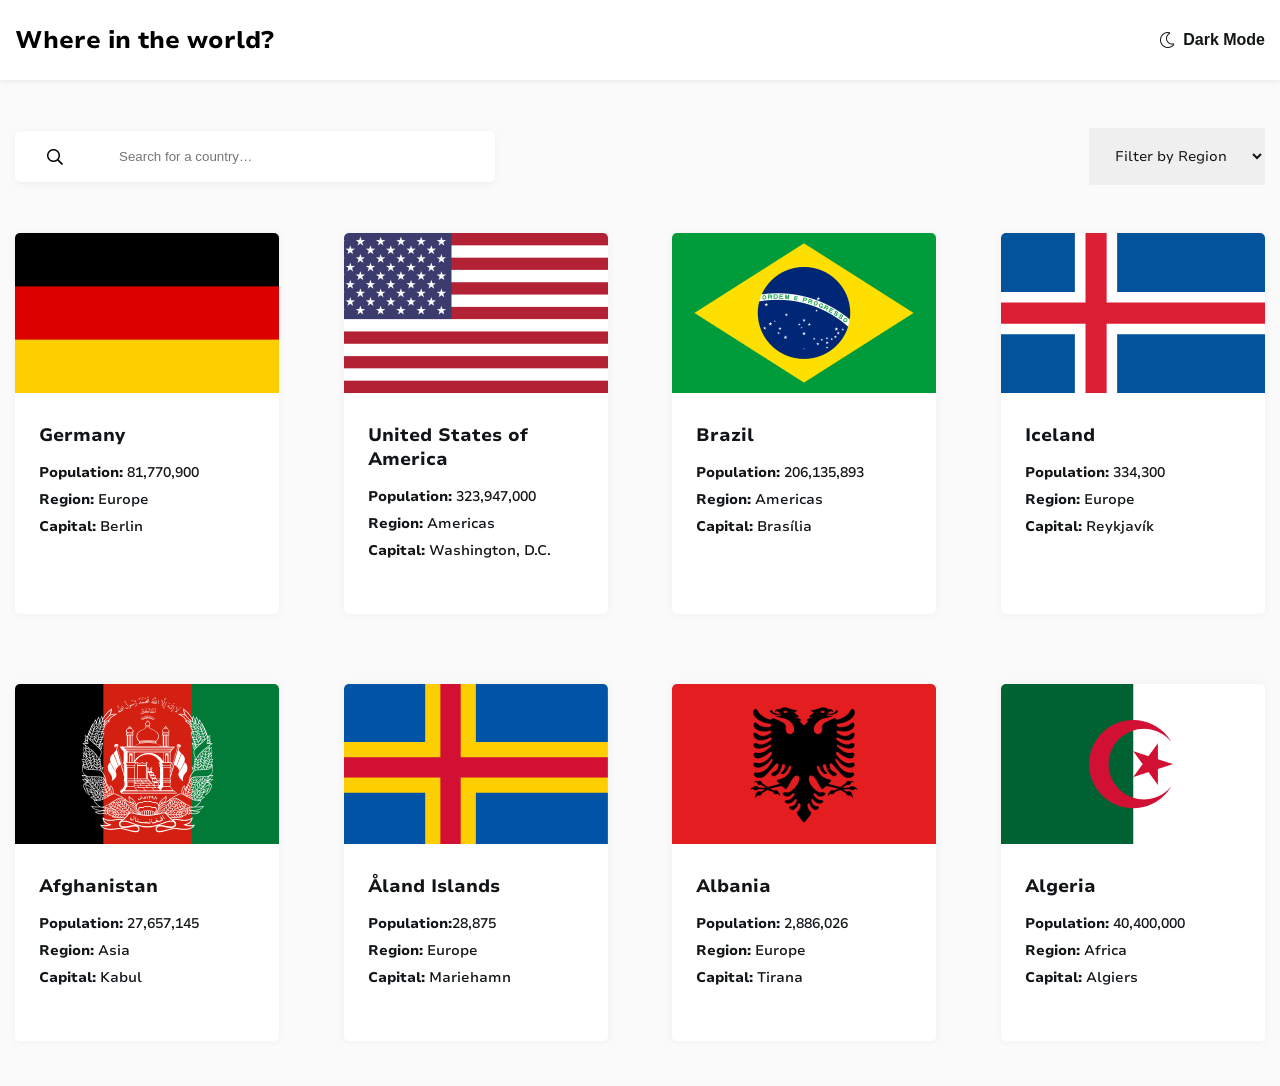
<file: 3-dars Countries end/index.html>
<!DOCTYPE html>
<html lang="en">
  <head>
    <meta charset="UTF-8" />
    <meta http-equiv="X-UA-Compatible" content="IE=edge" />
    <meta name="viewport" content="width=device-width, initial-scale=1.0" />
    <title>Countries</title>
    <link rel="stylesheet" href="./css/all.min.css" />
    <link rel="stylesheet" href="./css/main.css" />
    <link rel="stylesheet" href="./css/media.css" />
  </head>
  <body>

    <!-- ========== Header starting ========== -->

    <header class="header">
        <nav class="header-nav">
            <div class="container container-flex">
                <a href="./index.html" class="header-logo">Where in the world?</a>

                <button class="header-darkmode">
                    <i class="fal fa-moon  header-darkmode__icon"></i>
                    Dark Mode
                </button>
            </div>
        </nav>
    </header>

    <!-- ========== Header end    ========== -->

    <!-- ========== Main starting ========== -->
    <main>
      <section class="search-form">
          <div class="container container-flex">
            <form action="" class="search-form__form">
              <i class="far fa-search search-form__icon"></i>
              <input type="text" placeholder="Search for a country…" required class="search-form__inut">
            </form>

            <select name="" id="" class="search-form__select">
              <option value="">Filter by Region</option>
              <option value="">Africa</option>
              <option value="">America</option>
              <option value="">Asia</option>
              <option value="">Europe</option>
              <option value="">Oceania</option>

            </select>
          </div>
      </section>

      <section class="country">
        <div class="container">
            <div class="country-cards">
             <a  href="./country-inner.html"  class="country-card">
                <img src="./img/1280px-Flag_of_Germany.svg.png" alt="Country germany" class="country-card__img">
                <div class="country-card__body">
                  <h3 class="country-title">Germany</h3>
                  <p class="country-text"><b>Population:</b> 81,770,900</p>
                  <p class="country-text"><b>Region:</b> Europe</p>
                  <p class="country-text"><b>Capital:</b> Berlin</p>
                </div>
              </a>
              <a href="./country-inner.html" class="country-card">
                <img src="./img/1280px-Flag_of_Germany.svg (1).png" alt="Country America" class="country-card__img">
                <div class="country-card__body">
                  <h3 class="country-title">United States of America</h3>
                  <p class="country-text"><b>Population:</b> 323,947,000</p>
                  <p class="country-text"><b>Region:</b> Americas</p>
                  <p class="country-text"><b>Capital:</b> Washington, D.C.</p>
                </div>
              </a>
              <a href="./country-inner.html" class="country-card">
                <img src="./img/1280px-Flag_of_Germany.svg (2).png" alt="Country Brazil" class="country-card__img">
                <div class="country-card__body">
                  <h3 class="country-title">Brazil</h3>
                  <p class="country-text"><b>Population:</b> 206,135,893</p>
                  <p class="country-text"><b>Region:</b> Americas</p>
                  <p class="country-text"><b>Capital:</b> Brasília</p>
                </div>
              </a>
              <a href="./country-inner.html" class="country-card">
                <img src="./img/1280px-Flag_of_Germany.svg (3).png" alt="Country Iceland" class="country-card__img">
                <div class="country-card__body">
                  <h3 class="country-title">Iceland</h3>
                  <p class="country-text"><b>Population:</b> 334,300</p>
                  <p class="country-text"><b>Region:</b> Europe</p>
                  <p class="country-text"><b>Capital:</b> Reykjavík</p>
                </div>
              </a>
              <a href="./country-inner.html" class="country-card">
                <img src="./img/1280px-Flag_of_Germany.svg (4).png" alt="Country Iceland" class="country-card__img">
                <div class="country-card__body">
                  <h3 class="country-title">Afghanistan</h3>
                  <p class="country-text"><b>Population:</b>  27,657,145</p>
                  <p class="country-text"><b>Region:</b> Asia</p>
                  <p class="country-text"><b>Capital:</b> Kabul</p>
                </div>
              </a>
              <a href="./country-inner.html" class="country-card">
                <img src="./img/1280px-Flag_of_Germany.svg (5).png" alt="Country Iceland" class="country-card__img">
                <div class="country-card__body">
                  <h3 class="country-title">Åland Islands</h3>
                  <p class="country-text"><b>Population:</b>28,875</p>
                  <p class="country-text"><b>Region:</b> Europe</p>
                  <p class="country-text"><b>Capital:</b> Mariehamn</p>
                </div>
              </a>
              <a href="./country-inner.html" class="country-card">
                <img src="./img/1280px-Flag_of_Germany.svg (6).png" alt="Country Iceland" class="country-card__img">
                <div class="country-card__body">
                  <h3 class="country-title">Albania</h3>
                  <p class="country-text"><b>Population:</b> 2,886,026</p>
                  <p class="country-text"><b>Region:</b> Europe</p>
                  <p class="country-text"><b>Capital:</b> Tirana</p>
                </div>
              </a>
              <a href="./country-inner.html" class="country-card">
                <img src="./img/1280px-Flag_of_Germany.svg (7).png" alt="Country Iceland" class="country-card__img">
                <div class="country-card__body">
                  <h3 class="country-title">Algeria</h3>
                  <p class="country-text"><b>Population:</b> 40,400,000</p>
                  <p class="country-text"><b>Region:</b> Africa</p>
                  <p class="country-text"><b>Capital:</b> Algiers</p>
                </div>
              </a> 
            </div>
        </div>
      </section>
    </main>
    <!-- ========== Main end    ========== -->


    <script src="./js/main.js"></script>
  </body>
</html>
</file>
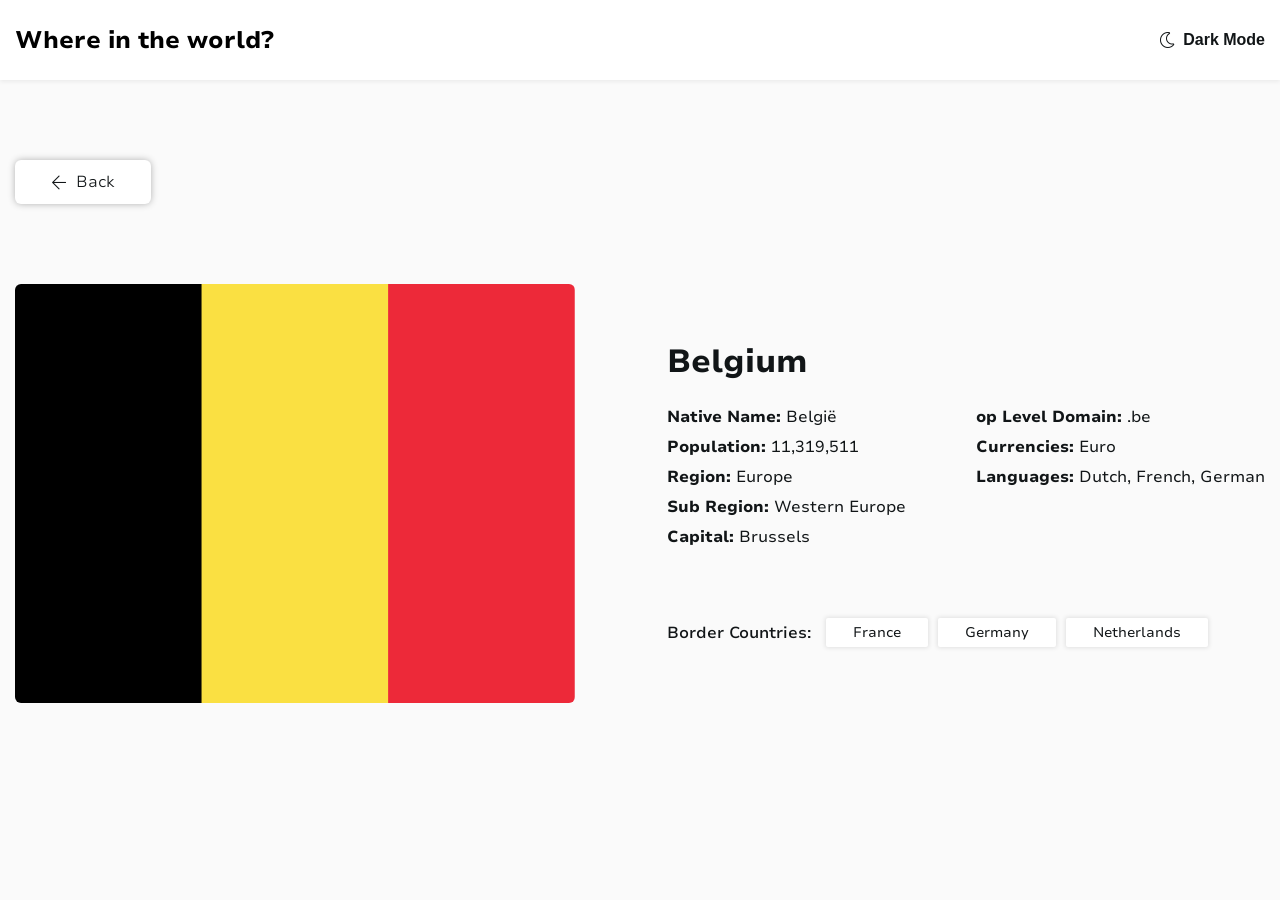
<file: 3-dars Countries end/country-inner.html>
<!DOCTYPE html>
<html lang="en">
  <head>
    <meta charset="UTF-8" />
    <meta http-equiv="X-UA-Compatible" content="IE=edge" />
    <meta name="viewport" content="width=device-width, initial-scale=1.0" />
    <title>Countries</title>
    <link rel="stylesheet" href="./css/all.min.css" />
    <link rel="stylesheet" href="./css/main.css" />
    <link rel="stylesheet" href="./css/media.css" />
  </head>
  <body>
    <!-- ========== Header starting ========== -->

    <header class="header">
      <nav class="header-nav">
        <div class="container container-flex">
          <a href="./index.html" class="header-logo">Where in the world?</a>

          <button class="header-darkmode">
            <i class="fal fa-moon header-darkmode__icon"></i>
            Dark Mode
          </button>
        </div>
      </nav>
    </header>

    <!-- ========== Header end    ========== -->

    <!-- ========== country-item starting ========== -->
    <section class="country-item">
        <div class="container">
            <a href="./index.html" class="country-back">
                <i class="fal fa-arrow-left country-back__icon"></i>
                Back
            </a>
            <div class="country-detail">
                <img src="./img/large Germany.png" alt="Country item image" class="country-detail__img">

                <div class="country-detail__desc">
                    <h3 class="country-detail__title">Belgium</h3>

                    <div class="country-detail__information">
                        <div class="country-detail__population">
                            <p class="country-detail__text"><b>Native Name:</b> België </p>
                            <p class="country-detail__text"><b>Population:</b> 11,319,511 </p>
                            <p class="country-detail__text"><b>Region:</b> Europe  </p>
                            <p class="country-detail__text"><b>Sub Region:</b> Western Europe </p>
                            <p class="country-detail__text"><b>Capital:</b> Brussels </p>
                        </div>
                        <div class="country-detail__lang">
                            <p class="country-detail__text"><b>op Level Domain:</b> .be </p>
                            <p class="country-detail__text"><b>Currencies:</b> Euro  </p>
                            <p class="country-detail__text"><b>Languages:</b> Dutch, French, German </p>
                        </div>
                    </div>

                    <div class="country-border">
                        <h4 class="country-border__title">Border Countries: </h4>
                        <ul class="country-border__list">
                            <li class="country-border__item"><a href="#!" class="country-border__link">France</a></li>
                            <li class="country-border__item"><a href="#!" class="country-border__link">Germany</a></li>
                            <li class="country-border__item"><a href="#!" class="country-border__link">Netherlands</a></li>
                        </ul>
                    </div>

                </div>
                
            </div>
        </div>
    </section>
    <!-- ========== country-item end    ========== -->
  </body>
</html>
</file>
<file: 3-dars Countries end/css/main.css>
@import url(./fonts.css);

:root {
  --logo-color: #000;
  --text-color: #111517;
  --search-text: #848484;
  --nav-bg: #fff;
  --main-color: #fafafa;
  --fm: "NunitoSans";
  --search-bg: #fff;
}

* {
  margin: 0;
  padding: 0;
  box-sizing: border-box;
}

a {
  text-decoration: none;
}

ul {
  list-style: none;
}

.container {
  max-width: 1280px;
  width: 100%;
  margin: auto;
  padding: 0 15px;
}

body {
  background: var(--main-color);
  font-family: var(--fm);
}

/* header */
.header-nav {
  padding: 24px 0;
  box-shadow: 0px 2px 4px 0px rgba(0, 0, 0, 0.06);
  background: var(--nav-bg);
}
.container-flex {
  display: flex;
  justify-content: space-between;
  align-items: center;
}

.header-logo {
  color: var(--logo-color);
  font-size: 24px;
  font-weight: 800;
}

.header-darkmode {
  border: unset;
  background: transparent;
  display: flex;
  align-items: center;
  column-gap: 8px;
  font-size: 16px;
  font-weight: 600;
  color: var(--text-color);
}
/* header */

/* main */
.search-form {
  padding: 48px 0;
}

.search-form__form {
  display: flex;
  align-items: center;
  column-gap: 24px;
  background: var(--search-bg);
  max-width: 480px;
  width: 100%;
  padding-left: 32px;
  box-shadow: 0px 2px 9px 0px rgba(0, 0, 0, 0.05);
  border-radius: 5px;
}

.search-form__inut {
  width: 100%;
  padding: 18px 32px;
  border-radius: 5px;
  background: #fff;
  border: unset;
}

.search-form__select {
  padding: 18px 22px;
  border: unset;
  font-size: 14px;
  font-weight: 400;
  font-family: var(--fm);
  color: var(--text-color);
}

.search-form__select option {
  font-size: 14px;
  font-weight: 400;
  color: var(--text-color);
}

.country {
  padding-bottom: 45px;
}

.country-cards {
  display: flex;
  justify-content: space-between;
  flex-wrap: wrap;
  row-gap: 70px;
}

.country-card {
  max-width: 264px;
  width: 100%;
  background: #fff;
  box-shadow: 0px 0px 7px 2px rgba(0, 0, 0, 0.03);
  border-radius: 5px;
  overflow: hidden;
}
.country-card__img {
  width: 100%;
  object-fit: cover;
}

.country-card__body {
  padding: 24px 24px 46px;
}

.country-title {
  font-size: 18px;
  font-weight: 800;
  color: var(--text-color);
  margin-bottom: 16px;
}

.country-text {
  font-size: 14px;
  font-weight: 600;
  color: var(--text-color);
  margin-bottom: 8px;
}

/* main */

/* country-inner */

.country-item {
  padding: 80px 0 100px;
}

.country-back {
  border-radius: 6px;
  background: #fff;
  box-shadow: 0px 0px 7px 0px rgba(0, 0, 0, 0.29);
  max-width: 136px;
  width: 100%;
  padding: 10px 0;
  text-align: center;
  color: var(--text-color);
  font-size: 16px;
  font-weight: 300;
  display: flex;
  justify-content: center;
  column-gap: 10px;
  align-items: center;
  margin-bottom: 80px;
  border: 1px solid transparent;
  transition: .5s;
  
}

.country-back:hover {
    border: 1px dashed var(--text-color);
}
.country-back__icon {
    color: var(--text-color);
}

.country-detail {
  display: flex;
  justify-content: space-between;
  align-items: center;
}

.country-detail__img {
    max-width: 560px;
    width: 100%;
    object-fit: cover;
    border-radius: 6px;
}

.country-detail__desc {
    max-width: 598px;
    width: 100%;
}

.country-detail__title {
    font-size: 32px;
    font-weight: 800;
    color: var(--text-color);
    margin-bottom: 23px;
}

.country-detail__information {
    display: flex;
    justify-content: space-between;
    margin-bottom: 70px;
}

.country-detail__population,.country-detail__lang {
    display: flex;
    flex-direction: column;
    row-gap: 8px;
}

.country-detail__text {
    font-size: 16px;
    color: var(--text-color);
}

.country-border {
    display: flex;
    align-items: center;
}

.country-border__title {
    font-size: 16px;
    font-weight: 600;
    color: var(--text-color);
    margin-right: 15px;
    text-transform: capitalize;
}

.country-border__list {
    display: flex;
    column-gap: 10px;
}
.country-border__link {
    border-radius: 2px;
    border: 0px solid #979797;
    background: #FFF;
    box-shadow: 0px 0px 4px 1px rgba(0, 0, 0, 0.10);
    display: inline-block;
    font-size: 14px;
    padding: 5px 27px;
    color: var(--text-color);
}

/* country-inner */
</file>
<file: 3-dars Countries end/css/media.css>
@media(prefers-color-chemae: dark) {
    :root {
        --logo-color: #fff;
        --text-color: #fff;
        --seach-text: #fff;
        --nav-bg: #2B3844;
        --main-color: #202C36;
        --search-bg: #2B3844;
    }
}
</file>
